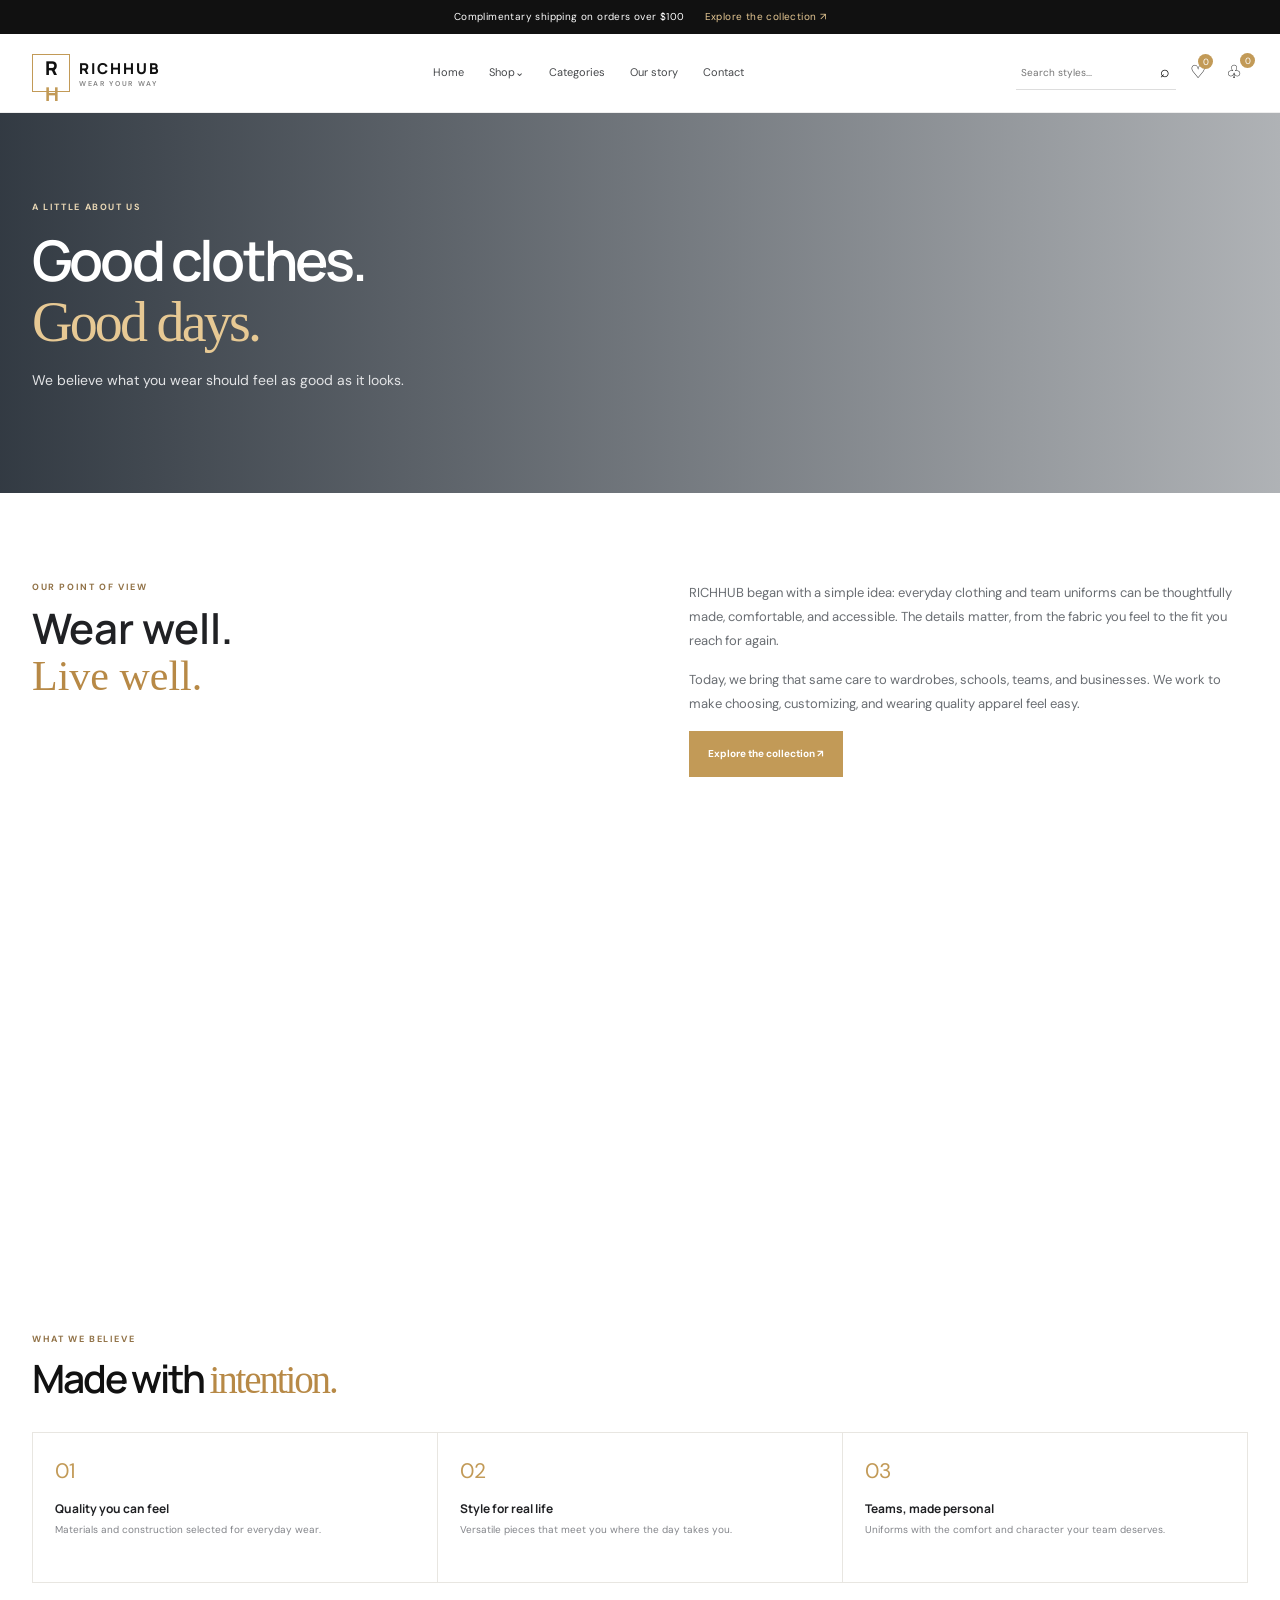
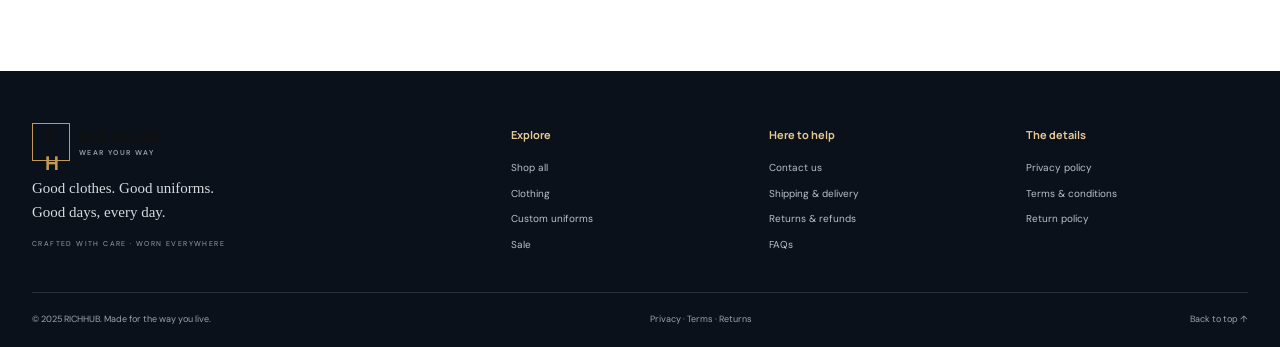
<file: RICHHUB/HTML/about.html>
<!doctype html><html lang="en"><head><meta charset="utf-8"><meta name="viewport" content="width=device-width,initial-scale=1"><title>Our Story | RICHHUB</title><meta name="description" content="Get to know the RICHHUB approach to well-made clothing and uniforms."><link href="https://fonts.googleapis.com/css2?family=DM+Sans:wght@400;500;600;700&family=Manrope:wght@400;500;600;700;800&display=swap" rel="stylesheet"><link rel="stylesheet" href="../CSS/style.css"><link rel="stylesheet" href="../CSS/responsive.css"></head><body data-page="about"><div id="site-header"></div><main><section class="page-hero about-hero"><div class="container"><p class="eyebrow inverse">A LITTLE ABOUT US</p><h1>Good clothes.<br><em>Good days.</em></h1><p>We believe what you wear should feel as good as it looks.</p></div></section><section class="section container story-layout"><div><p class="eyebrow">OUR POINT OF VIEW</p><h2>Wear well.<br><em>Live well.</em></h2></div><div class="story-copy"><p>RICHHUB began with a simple idea: everyday clothing and team uniforms can be thoughtfully made, comfortable, and accessible. The details matter, from the fabric you feel to the fit you reach for again.</p><p>Today, we bring that same care to wardrobes, schools, teams, and businesses. We work to make choosing, customizing, and wearing quality apparel feel easy.</p><a class="button gold" href="shop.html">Explore the collection ↗</a></div></section><section class="about-image" role="img" aria-label="Thoughtfully styled everyday fashion"></section><section class="section container"><div class="section-title"><div><p class="eyebrow">WHAT WE BELIEVE</p><h2>Made with <em>intention.</em></h2></div></div><div class="benefit-grid"><article><i>01</i><h3>Quality you can feel</h3><p>Materials and construction selected for everyday wear.</p></article><article><i>02</i><h3>Style for real life</h3><p>Versatile pieces that meet you where the day takes you.</p></article><article><i>03</i><h3>Teams, made personal</h3><p>Uniforms with the comfort and character your team deserves.</p></article></div></section></main><div id="site-footer"></div><script src="../JavaScript/products.js" defer></script><script src="../JavaScript/cart.js" defer></script><script src="../JavaScript/wishlist.js" defer></script><script src="../JavaScript/search.js" defer></script><script src="../JavaScript/main.js" defer></script></body></html>
</file>
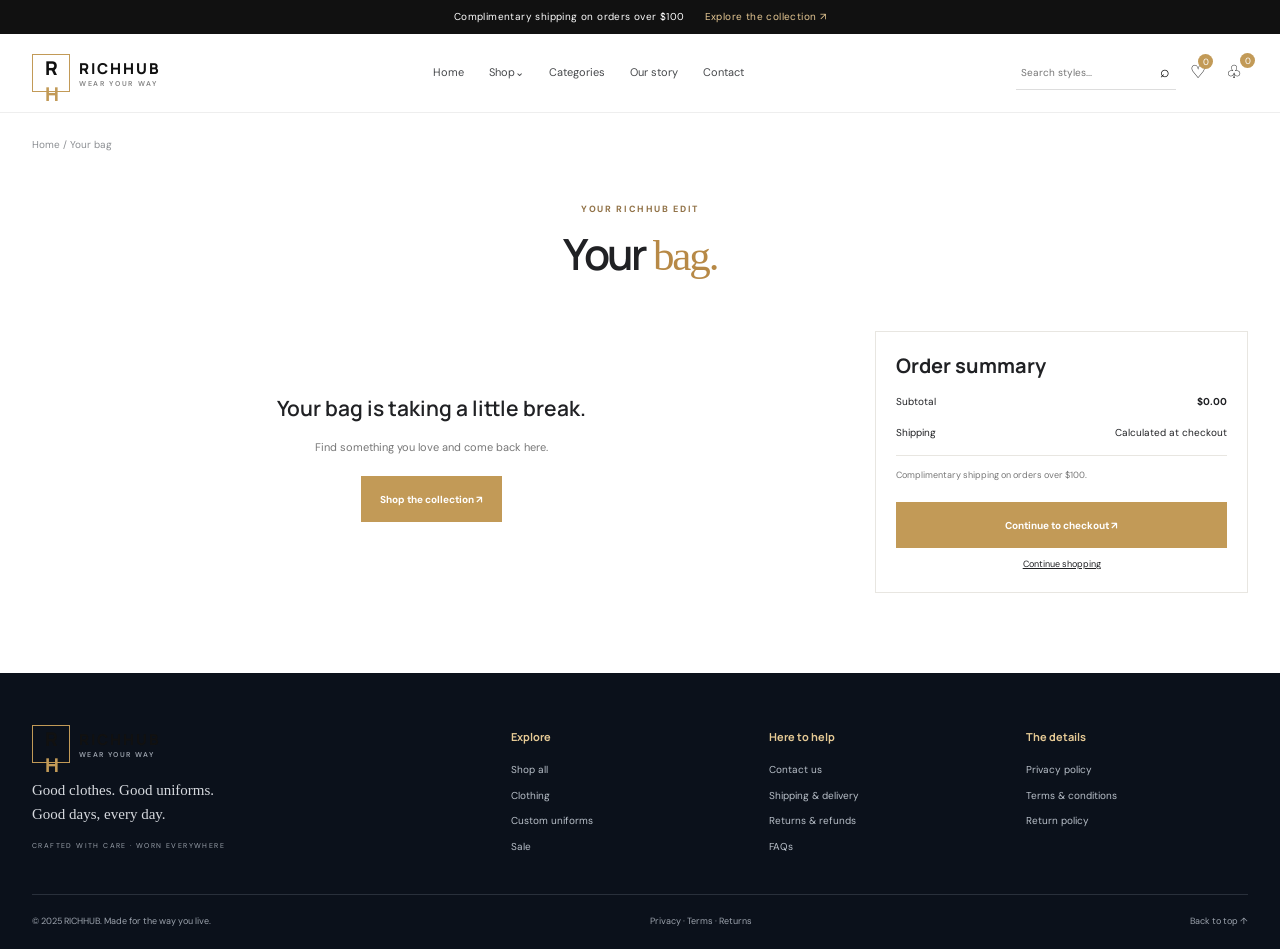
<file: RICHHUB/HTML/cart.html>
<!doctype html><html lang="en"><head><meta charset="utf-8"><meta name="viewport" content="width=device-width,initial-scale=1"><title>Your Bag | RICHHUB</title><meta name="description" content="Review your RICHHUB shopping bag and continue to checkout."><link href="https://fonts.googleapis.com/css2?family=DM+Sans:wght@400;500;600;700&family=Manrope:wght@400;500;600;700;800&display=swap" rel="stylesheet"><link rel="stylesheet" href="../CSS/style.css"><link rel="stylesheet" href="../CSS/responsive.css"></head><body data-page="cart"><div id="site-header"></div><main class="container cart-page"><nav class="breadcrumbs"><a href="index.html">Home</a> / Your bag</nav><header class="page-heading"><p class="eyebrow">YOUR RICHHUB EDIT</p><h1>Your <em>bag.</em></h1></header><div class="cart-page-layout"><section class="cart-page-items" aria-live="polite"></section><aside class="cart-summary"><h2>Order summary</h2><div><span>Subtotal</span><b data-cart-subtotal>$0.00</b></div><div><span>Shipping</span><span>Calculated at checkout</span></div><p>Complimentary shipping on orders over $100.</p><button class="button gold checkout-start">Continue to checkout ↗</button><a href="shop.html">Continue shopping</a></aside></div><section class="checkout-box" hidden><h2>Delivery details</h2><form id="checkout-form"><div class="form-row"><label>Full name<input name="name" required autocomplete="name"></label><label>Email<input name="email" type="email" required autocomplete="email"></label></div><label>Delivery address<input name="address" required autocomplete="street-address"></label><div class="form-row"><label>City<input name="city" required></label><label>Postal code<input name="postal" required autocomplete="postal-code"></label></div><button class="button gold">Place demo order ↗</button><small>Demo checkout. No payment is collected.</small></form></section></main><div id="site-footer"></div><script src="../JavaScript/products.js" defer></script><script src="../JavaScript/cart.js" defer></script><script src="../JavaScript/wishlist.js" defer></script><script src="../JavaScript/search.js" defer></script><script src="../JavaScript/main.js" defer></script></body></html>
</file>
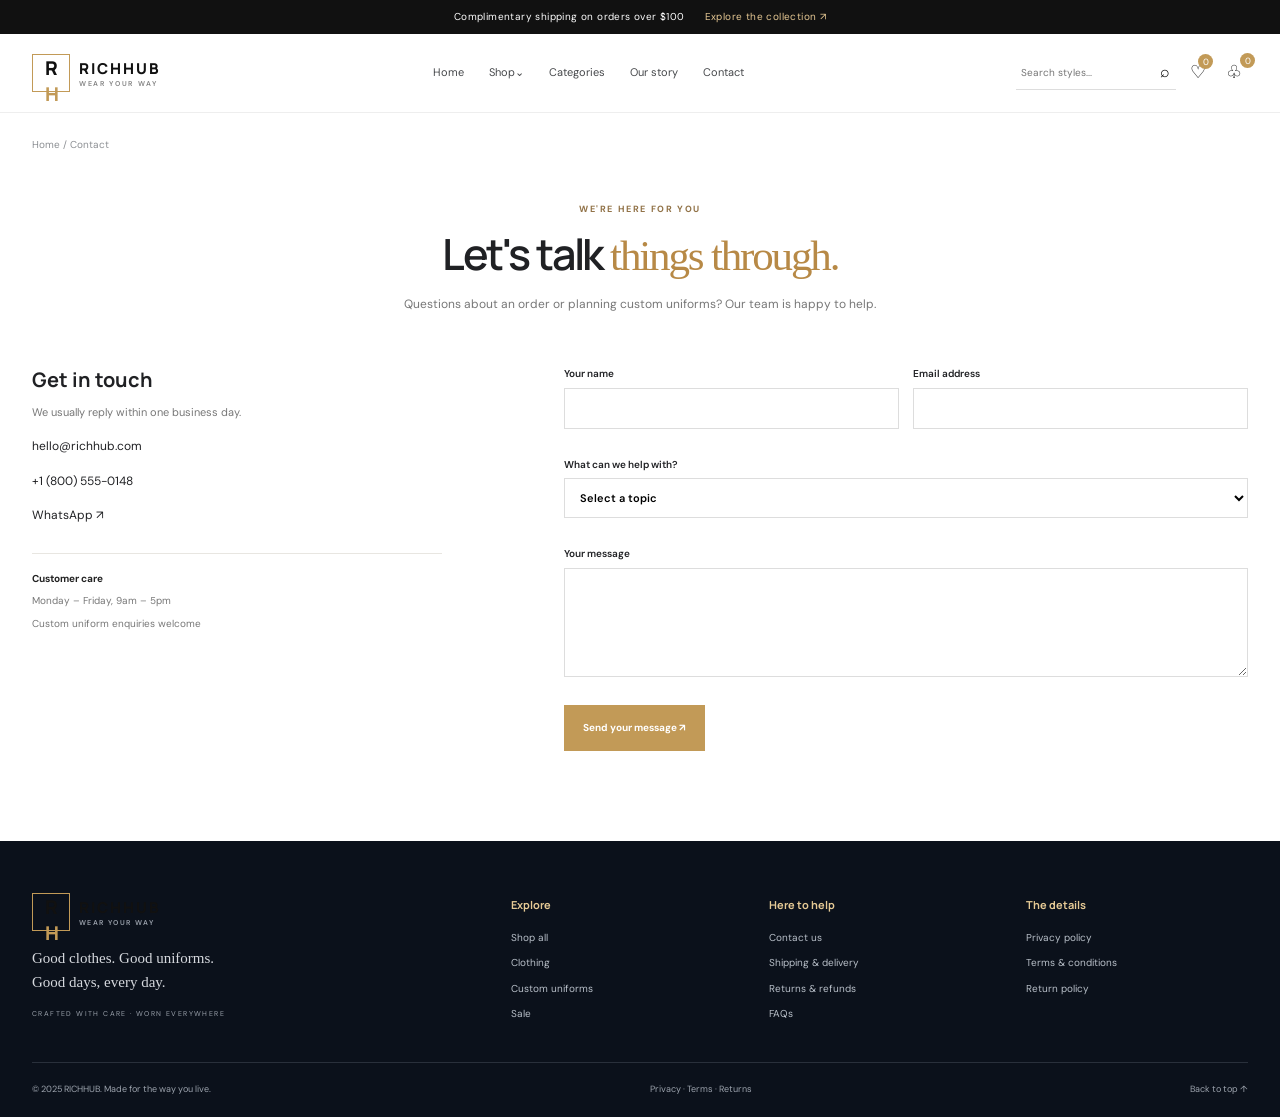
<file: RICHHUB/HTML/contact.html>
<!doctype html><html lang="en"><head><meta charset="utf-8"><meta name="viewport" content="width=device-width,initial-scale=1"><title>Contact RICHHUB</title><meta name="description" content="Contact RICHHUB for product, delivery, and custom uniform enquiries."><link href="https://fonts.googleapis.com/css2?family=DM+Sans:wght@400;500;600;700&family=Manrope:wght@400;500;600;700;800&display=swap" rel="stylesheet"><link rel="stylesheet" href="../CSS/style.css"><link rel="stylesheet" href="../CSS/responsive.css"></head><body data-page="contact"><div id="site-header"></div><main class="container contact-page"><nav class="breadcrumbs"><a href="index.html">Home</a> / Contact</nav><header class="page-heading"><p class="eyebrow">WE'RE HERE FOR YOU</p><h1>Let's talk <em>things through.</em></h1><p>Questions about an order or planning custom uniforms? Our team is happy to help.</p></header><div class="contact-layout"><section class="contact-info"><h2>Get in touch</h2><p>We usually reply within one business day.</p><a href="mailto:hello@richhub.com">hello@richhub.com</a><a href="tel:+18005550148">+1 (800) 555-0148</a><a href="https://wa.me/18005550148">WhatsApp ↗</a><div class="contact-hours"><b>Customer care</b><span>Monday – Friday, 9am – 5pm</span><span>Custom uniform enquiries welcome</span></div></section><form class="contact-form" id="contact-form" novalidate><div class="form-row"><label>Your name<input name="name" required autocomplete="name"><small></small></label><label>Email address<input name="email" type="email" required autocomplete="email"><small></small></label></div><label>What can we help with?<select name="topic" required><option value="">Select a topic</option><option>Order support</option><option>Product question</option><option>Custom uniforms</option><option>Other</option></select><small></small></label><label>Your message<textarea name="message" rows="5" required minlength="10"></textarea><small></small></label><button class="button gold">Send your message ↗</button><p class="form-message" aria-live="polite"></p></form></div></main><div id="site-footer"></div><script src="../JavaScript/products.js" defer></script><script src="../JavaScript/cart.js" defer></script><script src="../JavaScript/wishlist.js" defer></script><script src="../JavaScript/search.js" defer></script><script src="../JavaScript/main.js" defer></script></body></html>
</file>
<file: RICHHUB/CSS/style.css>
/* RICHHUB design system, global chrome, and homepage sections */
:root{--black:#111;--ink:#202124;--gold:#c29a57;--gold-light:#e7c994;--cream:#f7f6f2;--muted:#777b80;--line:#e8e6e1;--white:#fff;--font:'DM Sans',sans-serif;--display:'Manrope',sans-serif;--max:1240px}*{box-sizing:border-box}html{scroll-behavior:smooth;scroll-padding-top:90px}body{margin:0;color:var(--ink);font:14px/1.55 var(--font);-webkit-font-smoothing:antialiased}img{max-width:100%}a{color:inherit;text-decoration:none}button,input,select,textarea{font:inherit}button{cursor:pointer}.container{width:min(var(--max),calc(100% - 64px));margin-inline:auto}.announcement{height:34px;background:#111;color:#fff;display:flex;align-items:center;justify-content:center;gap:20px;font-size:10px;letter-spacing:.04em}.announcement a{color:var(--gold-light)}.site-header{position:sticky;top:0;z-index:30;background:#fff;border-bottom:1px solid #eee}.header-main{height:78px;display:flex;align-items:center;gap:28px}.brand{display:flex;align-items:center;gap:9px;color:#111;flex:none}.brand-symbol{width:38px;height:38px;border:1px solid var(--gold);display:grid;place-items:center;font:800 19px var(--display);letter-spacing:-.1em}.brand-symbol span{color:var(--gold)}.brand strong{font:800 15px var(--display);letter-spacing:.13em}.brand small{display:block;color:#828282;font:600 7px var(--font);letter-spacing:.24em}.main-nav{display:flex;align-items:center;gap:25px;margin:auto}.main-nav>a,.nav-menu>a{font-size:11px;color:#46484b;transition:color .2s}.main-nav a:hover{color:var(--gold)}.nav-menu{height:78px;display:flex;align-items:center;position:relative}.mega-menu{position:absolute;top:100%;left:-130px;width:550px;background:#fff;box-shadow:0 14px 35px #0002;padding:25px;display:none;grid-template-columns:repeat(3,1fr);gap:20px}.nav-menu:hover .mega-menu,.nav-menu:focus-within .mega-menu{display:grid}.mega-menu strong{display:block;color:#111;margin-bottom:9px;font-size:11px}.mega-menu a{display:block;padding:5px 0;color:#737373;font-size:10px}.header-tools{display:flex;align-items:center;gap:14px}.header-search{position:relative}.header-search input{width:160px;border:0;border-bottom:1px solid #ddd;height:33px;padding:0 24px 0 5px;outline:none;font-size:10px}.header-search button{position:absolute;right:0;top:2px;border:0;background:transparent;font-size:16px}.search-suggestions{position:absolute;top:38px;right:0;background:#fff;width:260px;box-shadow:0 8px 24px #0002;z-index:40}.search-suggestions a{display:block;padding:10px;border-bottom:1px solid #eee;font-size:11px}.tool-button{background:none;border:0;font-size:18px;position:relative;color:#111}.tool-count{position:absolute;top:-5px;right:-7px;border-radius:50%;background:var(--gold);color:#fff;font:9px var(--font);width:15px;height:15px;display:grid;place-items:center}.mobile-toggle{display:none;border:0;background:none;font-size:22px}.section{padding:88px 0}.pale{background:#f8f7f4}.eyebrow{margin:0;color:#917247;font-size:9px;letter-spacing:.18em;font-weight:700}.eyebrow.inverse{color:#ead8b5}.section-title{display:flex;align-items:flex-end;justify-content:space-between;gap:20px;margin-bottom:30px}.section-title h2,.newsletter h2{font:600 39px/1.12 var(--display);letter-spacing:-.055em;color:#111;margin:10px 0 0}.section-title h2 em,.newsletter h2 em{font:400 1em Georgia,serif;color:#b78946}.text-link{border-bottom:1px solid var(--gold);padding-bottom:6px;font-size:10px;font-weight:700;white-space:nowrap}.muted{color:var(--muted);font-size:11px}.hero-slider{height:570px;background:#101923;position:relative;color:white;overflow:hidden}.hero-slide{position:absolute;inset:0;background:linear-gradient(90deg,#101a2ae8 0%,#101a2a99 46%,#101a2a0a 100%),var(--hero) center 42%/cover;display:flex;align-items:center;opacity:0;visibility:hidden;transition:opacity .65s}.hero-slide.active{opacity:1;visibility:visible}.hero-copy{padding-top:4px}.hero-copy h1,.hero-copy h2{font:600 clamp(43px,5.3vw,68px)/1.08 var(--display);letter-spacing:-.06em;max-width:650px;margin:20px 0}.hero-copy h1 em,.hero-copy h2 em,.promo h2 em,.custom-copy h2 em,.page-hero h1 em{font:400 1em Georgia,serif;color:var(--gold-light)}.hero-copy>p:not(.eyebrow){color:#e4e5e8;max-width:430px;font-size:13px}.hero-actions{display:flex;gap:12px;margin-top:25px}.button{min-height:46px;padding:0 19px;display:inline-flex;align-items:center;justify-content:center;gap:18px;border:0;font-size:10px;font-weight:700;transition:transform .2s,background .2s}.button:hover{transform:translateY(-2px)}.button.gold{background:var(--gold);color:#fff}.button.gold:hover{background:#a67d3f}.button.outline{border:1px solid #ffffff80;color:#fff}.button.outline:hover{background:#fff;color:#111}.button.white{background:#fff;color:#111}.hero-controls{position:absolute;right:max(32px,calc((100% - var(--max))/2));bottom:25px;display:flex;align-items:center;gap:13px}.hero-controls button{height:32px;width:32px;border:1px solid #ffffff88;color:#fff;background:transparent}.slide-count{font-size:9px;letter-spacing:.1em}.category-grid{display:grid;grid-template-columns:repeat(4,1fr);gap:12px}.category-tile{height:190px;background:linear-gradient(0deg,#0d192acc,transparent 68%),var(--tile) center/cover;display:flex;flex-direction:column;justify-content:space-between;padding:15px;color:#fff;transition:background-size .3s}.category-tile>span{font-size:9px;color:#ffffffb8}.category-tile>b{font-size:12px}.product-grid{display:grid;grid-template-columns:repeat(4,minmax(0,1fr));gap:20px}.product-card{min-width:0}.product-photo{height:280px;background:#efede8;position:relative;overflow:hidden}.product-photo img{width:100%;height:100%;object-fit:cover;display:block;transition:transform .45s}.product-card:hover .product-photo img{transform:scale(1.04)}.product-badge{position:absolute;top:11px;left:11px;background:#111;color:white;font-size:8px;letter-spacing:.08em;padding:6px 8px}.product-badge.sale{background:#aa5849}.product-actions{position:absolute;right:10px;top:10px;display:grid;gap:6px}.product-actions button{width:31px;height:31px;border:0;border-radius:50%;background:#fff;font-size:16px}.product-actions button.saved{color:#bc594f}.quick-view-button{position:absolute;bottom:0;left:0;right:0;background:#fff;color:#111;border:0;padding:11px;font-size:9px;font-weight:700;transform:translateY(100%);transition:transform .2s}.product-card:hover .quick-view-button{transform:translateY(0)}.product-info{padding-top:11px}.product-info h3{font:700 12px var(--display);margin:0;color:#151515}.product-meta{color:#888;font-size:9px;margin:4px 0 9px}.product-price-row{display:flex;align-items:center;justify-content:space-between}.product-price{font-size:12px;font-weight:700}.old-price{font-size:10px;color:#aaa;text-decoration:line-through;margin-left:5px;font-weight:400}.product-rating{font-size:9px;color:#a47e43}.add-cart{border:1px solid #d7d4cd;background:transparent;padding:7px 9px;font-size:8px;font-weight:700}.add-cart:hover{background:#111;color:white}.promo{background:var(--gold);color:#fff;overflow:hidden}.promo-inner{min-height:340px;display:flex;align-items:center;justify-content:space-between;position:relative}.promo h2,.custom-copy h2{font:600 45px/1.08 var(--display);letter-spacing:-.05em;margin:15px 0}.promo-inner>div:first-child>p:not(.eyebrow){font-size:11px;max-width:350px;color:#fff4df}.promo-stamp{height:170px;width:170px;border:1px solid #fff9;border-radius:50%;display:flex;align-items:center;justify-content:center;flex-direction:column;margin-right:12%;transform:rotate(8deg)}.promo-stamp strong{font:700 62px/.95 var(--display)}.promo-stamp sup{font-size:25px}.promo-stamp small{font-size:8px;letter-spacing:.16em}.custom-band{display:grid;grid-template-columns:1fr 1fr;background:#111;color:#fff}.custom-photo{min-height:490px;background:url('https://images.unsplash.com/photo-1590736969955-71cc94901144?auto=format&fit=crop&w=1200&q=85') center/cover}.custom-copy{align-self:center;padding:65px clamp(35px,8vw,120px)}.custom-copy h2{font-size:44px}.custom-copy>p:not(.eyebrow){font-size:12px;color:#c8c8c8;max-width:390px;margin-bottom:23px}.benefit-grid{display:grid;grid-template-columns:repeat(3,1fr);border-left:1px solid var(--line);border-top:1px solid var(--line)}.benefit-grid article{min-height:150px;padding:22px;border-right:1px solid var(--line);border-bottom:1px solid var(--line)}.benefit-grid i{font-style:normal;color:var(--gold);font-size:21px}.benefit-grid h3{font:700 12px var(--display);margin:12px 0 5px}.benefit-grid p{color:#83858a;font-size:10px;margin:0}.reviews{background:#111c2c;color:#fff;padding:80px 0}.reviews .section-title h2{color:#fff}.review-summary{font-size:10px;color:#e4d2ac}.review-grid{display:grid;grid-template-columns:repeat(3,1fr);gap:14px}.review-grid article{padding:23px;background:#1a2b42}.stars{color:#d4aa64;letter-spacing:.15em}.review-grid blockquote{font:400 15px/1.55 Georgia,serif;min-height:92px;margin:15px 0}.review-grid b,.review-grid small{display:block;font-size:10px}.review-grid small{color:#aeb5bf;font-size:9px;margin-top:3px}.newsletter-section{display:grid;grid-template-columns:.8fr 1.2fr;gap:8%}.newsletter>p:not(.eyebrow){font-size:11px;color:#767a7f}.newsletter form{height:43px;max-width:370px;display:flex;border-bottom:1px solid #aaa;margin-top:20px}.newsletter form input{flex:1;border:0;outline:0;background:transparent;font-size:11px}.newsletter form button{width:44px;border:0;background:#111;color:#fff;font-size:18px}.instagram-heading{display:flex;justify-content:space-between;align-items:end;margin-bottom:12px}.instagram-heading h3{font:700 15px var(--display);margin:4px 0}.instagram-heading>a{font-size:10px;border-bottom:1px solid var(--gold)}.instagram-grid{display:grid;grid-template-columns:repeat(4,1fr);gap:7px}.instagram-grid img{aspect-ratio:1;width:100%;object-fit:cover}.site-footer{background:#0b111b;color:#fff;padding:52px 0 0}.footer-main{display:grid;grid-template-columns:2fr 1fr 1fr 1fr;gap:35px;padding-bottom:40px}.footer-brand p{font:15px/1.6 Georgia,serif;color:#d6d9de}.footer-brand small{display:block;color:#9ba2ac;font-size:7px;letter-spacing:.2em}.footer-col{display:flex;flex-direction:column;gap:10px}.footer-col h3{font:700 11px var(--display);color:#e6ca95;margin:4px 0 8px}.footer-col a{font-size:10px;color:#b9c0c9}.footer-col a:hover{color:white}.footer-bottom{border-top:1px solid #29303b;min-height:55px;display:flex;justify-content:space-between;align-items:center;color:#9ca3ad;font-size:9px}.breadcrumbs{padding:24px 0;color:#8c8f93;font-size:10px}.breadcrumbs a:hover{color:#111}.page-heading{text-align:center;padding:26px 0 40px}.page-heading h1{font:600 43px var(--display);letter-spacing:-.05em;margin:8px 0}.page-heading h1 em{font:400 1em Georgia,serif;color:#b78946}.page-heading>p:last-child{color:#777;font-size:12px}.page-hero{min-height:380px;background:linear-gradient(90deg,#101923da,#10192355),url('https://images.unsplash.com/photo-1529139574466-a303027c1d8b?auto=format&fit=crop&w=1800&q=85') center/cover;display:flex;align-items:center;color:#fff}.page-hero h1{font:600 56px/1.05 var(--display);letter-spacing:-.05em;margin:16px 0}.page-hero>div>p:last-child{color:#e3e4e6}.story-layout{display:grid;grid-template-columns:1fr 1fr;gap:8%;align-items:start}.story-layout h2{font:600 42px/1.1 var(--display);margin:10px 0}.story-layout h2 em{font:400 1em Georgia,serif;color:#b78946}.story-copy p{font-size:13px;color:#696d72;line-height:1.85;margin:0 0 15px}.about-image{height:380px;background:url('https://images.unsplash.com/photo-1483985988355-763728e1935b?auto=format&fit=crop&w=1800&q=82') center 45%/cover}.contact-layout{display:grid;grid-template-columns:.75fr 1.25fr;gap:10%;padding:0 0 80px}.contact-info h2,.cart-summary h2{font:700 20px var(--display);margin:0 0 8px}.contact-info>p{font-size:11px;color:#777}.contact-info>a{display:block;margin:16px 0;font-size:12px}.contact-hours{border-top:1px solid var(--line);margin-top:28px;padding-top:17px;display:grid;gap:7px;font-size:10px;color:#777}.contact-hours b{color:#222}.contact-form label,.checkout-box label{display:block;font-size:10px;font-weight:600;margin-bottom:15px}.contact-form input,.contact-form select,.contact-form textarea,.checkout-box input{display:block;width:100%;border:1px solid #ddd;background:#fff;padding:11px;margin-top:6px;outline-color:var(--gold);font-size:11px}.form-row{display:grid;grid-template-columns:1fr 1fr;gap:14px}.contact-form label small{display:block;min-height:13px;color:#ae5148;font-size:9px;font-weight:400}.form-message{font-size:10px;color:#6e805f}.sr-only{position:absolute;width:1px;height:1px;overflow:hidden;clip:rect(0,0,0,0);white-space:nowrap}.toast{position:fixed;z-index:90;bottom:20px;left:50%;transform:translate(-50%,16px);opacity:0;pointer-events:none;background:#111;color:#fff;padding:12px 18px;font-size:11px;transition:.2s}.toast.show{opacity:1;transform:translate(-50%,0)}.modal{position:fixed;inset:0;z-index:80;background:#0009;display:grid;place-items:center;padding:20px;opacity:0;visibility:hidden;transition:.2s}.modal.open{opacity:1;visibility:visible}.modal-card{background:#fff;width:min(800px,100%);display:grid;grid-template-columns:1fr 1fr;position:relative}.modal-card img{width:100%;height:410px;object-fit:cover}.modal-copy{padding:45px 30px;align-self:center}.modal-close{position:absolute;right:10px;top:8px;border:0;background:#fff;font-size:25px}.cart-drawer-overlay{position:fixed;inset:0;background:#0008;z-index:70;opacity:0;visibility:hidden;transition:.2s}.cart-drawer-overlay.open{opacity:1;visibility:visible}.cart-drawer{position:absolute;right:0;top:0;height:100%;width:min(420px,100%);background:#fff;padding:24px;display:flex;flex-direction:column;transform:translateX(100%);transition:.25s}.cart-drawer-overlay.open .cart-drawer{transform:none}.drawer-head{display:flex;justify-content:space-between;border-bottom:1px solid var(--line);padding-bottom:15px}.drawer-head h2{font:700 18px var(--display);margin:0}.drawer-close{border:0;background:none;font-size:25px}.drawer-items{overflow:auto}.drawer-line{display:grid;grid-template-columns:64px 1fr auto;gap:12px;padding:14px 0;border-bottom:1px solid var(--line);align-items:center}.drawer-line img{width:64px;height:72px;object-fit:cover}.drawer-line b,.drawer-line small{display:block;font-size:10px}.drawer-line small{color:#777;margin-top:4px}.drawer-line button{border:0;background:none;color:#9a514b;font-size:9px}.drawer-bottom{margin-top:auto;border-top:1px solid var(--line);padding-top:15px}.drawer-bottom>div{display:flex;justify-content:space-between}.drawer-bottom .button{width:100%;margin-top:14px}
</file>
<file: RICHHUB/CSS/responsive.css>
/* Tablet and mobile layouts */
@media(max-width:1000px){.main-nav{gap:14px}.header-main{gap:15px}.header-search input{width:120px}.product-photo{height:230px}.custom-copy{padding-inline:45px}.container{width:min(var(--max),calc(100% - 44px))}}
@media(max-width:760px){.container{width:calc(100% - 36px)}.header-main{height:66px}.mobile-toggle{display:block;order:-1}.brand strong{font-size:13px}.brand-symbol{width:34px;height:34px}.main-nav{display:none;position:absolute;top:66px;left:0;right:0;margin:0;padding:12px 20px;background:#fff;box-shadow:0 12px 22px #0002;align-items:stretch;flex-direction:column;gap:0}.main-nav.open{display:flex}.main-nav>a,.nav-menu{padding:12px 0;border-bottom:1px solid #eee;height:auto}.nav-menu{display:block}.mega-menu{position:static;width:100%;box-shadow:none;padding:13px 0;grid-template-columns:1fr 1fr}.header-tools{margin-left:auto;gap:8px}.header-search input{width:0;border:0;padding:0;transition:width .2s}.header-search.open input{width:150px;border-bottom:1px solid #ddd;padding:0 22px 0 5px}.hero-slider{height:530px}.hero-copy h1,.hero-copy h2{font-size:48px}.section{padding:64px 0}.section-title h2{font-size:31px}.category-grid{grid-template-columns:repeat(2,1fr);gap:9px}.category-tile{height:165px}.product-grid{grid-template-columns:repeat(2,minmax(0,1fr));gap:24px 12px}.product-photo{height:clamp(195px,55vw,285px)}.product-actions{top:7px;right:7px}.product-actions button{width:28px;height:28px}.quick-view-button{transform:none}.product-price-row{align-items:flex-start;gap:5px}.promo-inner{min-height:300px}.promo-stamp{width:125px;height:125px;margin-right:4%}.promo-stamp strong{font-size:47px}.promo h2,.custom-copy h2{font-size:39px}.custom-band{grid-template-columns:1fr}.custom-photo{min-height:300px}.custom-copy{padding:45px 25px}.benefit-grid{grid-template-columns:repeat(2,1fr)}.review-grid{grid-template-columns:1fr}.review-grid blockquote{min-height:0}.newsletter-section{grid-template-columns:1fr;gap:35px}.footer-main{grid-template-columns:repeat(2,1fr);gap:25px}.footer-brand{grid-column:1/-1}.footer-bottom{flex-wrap:wrap;gap:10px;padding:14px 0}.story-layout,.contact-layout{grid-template-columns:1fr;gap:25px}.page-heading h1{font-size:36px}.contact-layout{padding-bottom:55px}.modal-card{grid-template-columns:1fr;max-height:90vh;overflow:auto}.modal-card img{height:240px}.modal-copy{padding:25px}.announcement{font-size:8px;gap:9px}.reviews{padding:60px 0}}
@media(max-width:420px){.header-tools{gap:4px}.tool-button{font-size:16px}.hero-copy h1,.hero-copy h2{font-size:40px}.hero-copy>p:not(.eyebrow){max-width:300px}.hero-slider{height:490px}.section-title{align-items:flex-start}.section-title h2{font-size:27px}.section-title>.text-link{font-size:8px;white-space:normal;margin-top:23px}.category-tile{height:145px;padding:11px}.product-photo{height:205px}.add-cart{padding:6px;font-size:7px}.promo-stamp{width:100px;height:100px}.promo-stamp strong{font-size:38px}.promo-stamp small{font-size:6px}.promo h2{font-size:34px}.footer-bottom span:nth-child(2){display:none}.form-row{grid-template-columns:1fr}}
.cart-page{padding-bottom:80px}.cart-page-layout{display:grid;grid-template-columns:1.5fr .7fr;gap:45px;align-items:start}.cart-page-line{display:grid;grid-template-columns:90px 1fr auto auto;gap:16px;align-items:center;padding:17px 0;border-bottom:1px solid var(--line)}.cart-page-line>img{width:90px;height:105px;object-fit:cover}.cart-page-line h3{font:700 12px var(--display);margin:0}.cart-page-line p{font-size:10px;color:#858990}.cart-page-line>div>b,.cart-page-line>strong{font-size:11px}.cart-page-line>div>button{display:block;border:0;background:none;color:#9a514b;text-decoration:underline;font-size:9px;margin-top:10px;padding:0}.cart-qty{display:flex;align-items:center;gap:10px;border:1px solid var(--line);font-size:10px}.cart-qty button{width:28px;height:28px;border:0;background:#fff}.cart-summary{border:1px solid var(--line);padding:20px}.cart-summary>div{display:flex;justify-content:space-between;font-size:10px;margin:15px 0}.cart-summary p{font-size:9px;color:#777;border-top:1px solid var(--line);padding-top:13px}.cart-summary .button{width:100%;margin:10px 0}.cart-summary>a{display:block;text-align:center;font-size:9px;text-decoration:underline}.empty-cart{text-align:center;padding:45px 15px}.empty-cart h2{font:600 21px var(--display)}.empty-cart p{font-size:11px;color:#777;margin-bottom:20px}.checkout-box{margin:35px 0 0 auto;padding:24px;border:1px solid var(--line);max-width:650px}.checkout-box h2{font:700 19px var(--display);margin-top:0}.checkout-box form>label{display:block;font-size:10px;margin:13px 0}.checkout-box input{width:100%;height:40px;border:1px solid #ddd;margin-top:5px;padding:8px}.checkout-box form>small{display:block;color:#858990;font-size:9px;margin-top:12px}.checkout-box[hidden]{display:none}
@media(max-width:760px){.cart-page-layout{grid-template-columns:1fr;gap:25px}.cart-page-line{grid-template-columns:65px 1fr auto;gap:10px}.cart-page-line>img{width:65px;height:80px}.cart-page-line>strong{grid-column:3;grid-row:1}.cart-qty{grid-column:2;justify-self:start}.cart-page-line>div:first-of-type{grid-column:2;grid-row:1}.cart-summary{grid-row:1}.checkout-box{margin-top:25px;padding:18px}}
</file>
